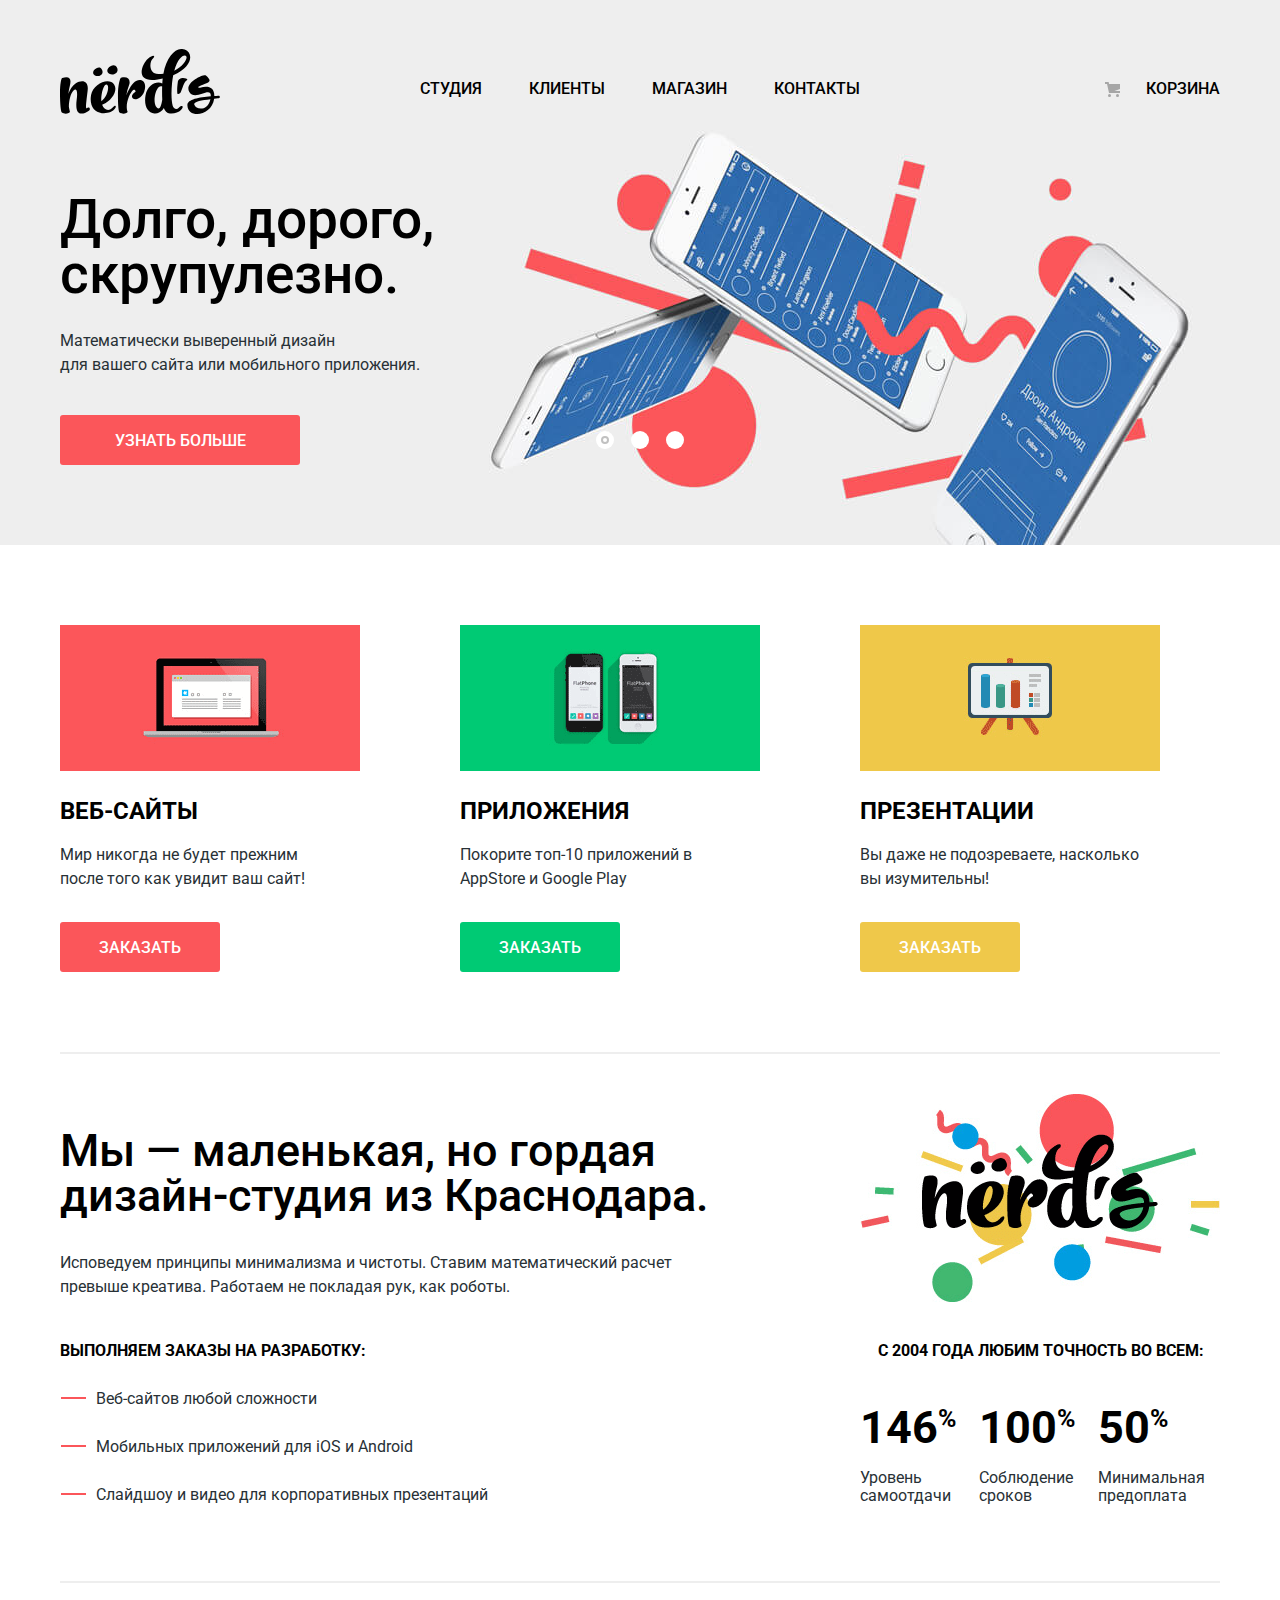
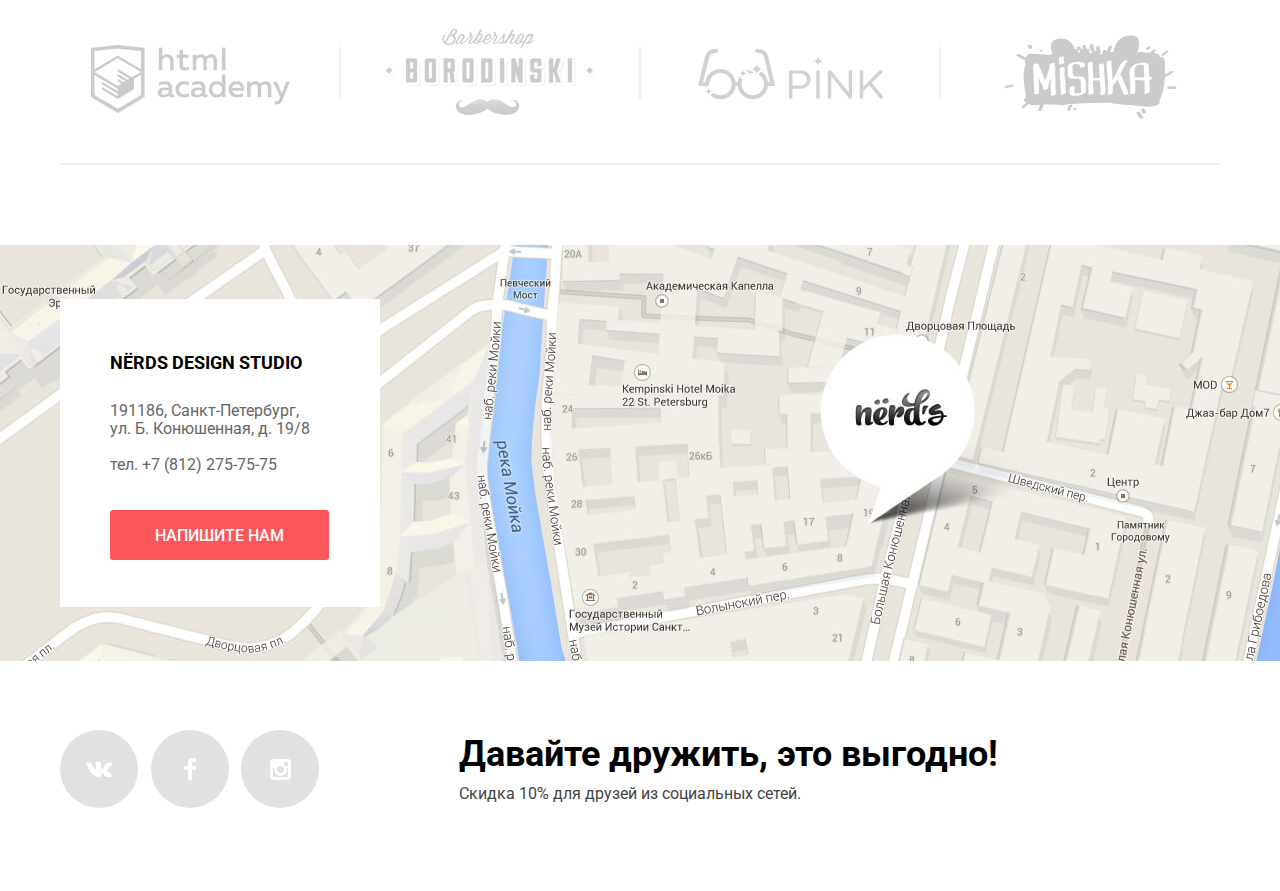
<file: index.html>
<!DOCTYPE html>
<html lang="ru">
  <head>
    <meta charset="utf-8">
    <title>Дизайн-студия "Нёрдс"</title>
    <link href="https://fonts.googleapis.com/css?family=Roboto:400,500,700&amp;subset=latin,cyrillic" rel="stylesheet">
    <link href="css/normalize.min.css" rel="stylesheet">
    <link href="css/style.min.css" rel="stylesheet">
  </head>
  <body>
    <header class="main-header">
      <nav class="main-navigation container">
        <a class="main-navigation-link" href="index.html">
          <img class="main-header-logo" src="img/logo.svg" width="160" height="65" alt="Логотип студии Нёрдс">
        </a>
        <ul class="site-navigation">
          <li class="site-navigation-item"><a class="site-navigation-link" href="studio.html">Студия</a></li>
          <li class="site-navigation-item"><a class="site-navigation-link" href="clients.html">Клиенты</a></li>
          <li class="site-navigation-item"><a class="site-navigation-link" href="shop.html">Магазин</a></li>
          <li class="site-navigation-item"><a class="site-navigation-link" href="contacts.html">Контакты</a></li>
        </ul>
        <a class="cart" href="cart.html">Корзина</a>
      </nav>

      <h1 class="visually-hidden">Дизайн-студия "Нёрдс"</h1>

      <section class="features container">
        <h2 class="visually-hidden">Преимущества</h2>
        <input class="visually-hidden option-1" type="radio" id="slide-1" name="toggle" checked>
        <input class="visually-hidden option-2" type="radio" id="slide-2" name="toggle">
        <input class="visually-hidden option-3" type="radio" id="slide-3" name="toggle">
        <div class="slider-controls">
          <label class="slider-control slider-control-1" for="slide-1"><span class="visually-hidden">Первый слайд</span></label>
          <label class="slider-control slider-control-2" for="slide-2"><span class="visually-hidden">Второй слайд</span></label>
          <label class="slider-control slider-control-3" for="slide-3"><span class="visually-hidden">Третий слайд</span></label>
        </div>
        <ul class="feature-list">
          <li class="feature">
            <h3 class="feature-title">Долго, дорого,<br>
              скрупулезно.</h3>
            <p class="feature-text">Математически выверенный дизайн<br>
              для вашего сайта или мобильного приложения.</p>
            <a href="studio.html" class="button feature-button">Узнать больше</a>
          </li>
          <li class="feature">
            <h3 class="feature-title">Любим математику как никто другой</h3>
            <p class="feature-text">Никакого креатива, только математические формулы для расчета идеальных пропорций.</p>
            <a href="studio.html" class="button feature-button">Узнать больше</a>
          </li>
          <li class="feature">
            <h3 class="feature-title">Только ночь,<br>
              только хардкор</h3>
            <p class="feature-text">Работать днем, как все? Мы против этого.<br>
              Ближе к полуночи работа только начинается.</p>
            <a href="studio.html" class="button feature-button">Узнать больше</a>
          </li>
        </ul>
      </section>
    </header>

    <main class="container">
      <section class="services">
        <h2 class="visually-hidden">Услуги</h2>
        <ul class="services-list">
          <li class="services-item">
            <h3 class="service-item-title">Веб-сайты</h3>
            <p class="service-item-text">Мир никогда не будет прежним после того как увидит ваш сайт!</p>
            <a class="button services-button services-button-sites" href="order-site.html">Заказать</a>
          </li>
          <li class="services-item">
            <h3 class="service-item-title">Приложения</h3>
            <p class="service-item-text">Покорите топ-10 приложений в AppStore и Google Play</p>
            <a class="button services-button services-button-apps" href="order-app.html">Заказать</a>
          </li>
          <li class="services-item">
            <h3 class="service-item-title">Презентации</h3>
            <p class="service-item-text">Вы даже не подозреваете, насколько вы изумительны!</p>
            <a class="button services-button services-button-presentations" href="order-presentation.html">Заказать</a>
          </li>
        </ul>
      </section>

      <article class="studio">
        <h2 class="visually-hidden">Информация о нас</h2>
        <section class="studio-info">
          <h3 class="visually-hidden">Дизайн-студия "Нёрдс"</h3>
          <p class="studio-info-lead">Мы — маленькая, но гордая дизайн-студия из Краснодара.</p>
          <p class="studio-info-text">Исповедуем принципы минимализма и чистоты. Ставим математический расчет
            превыше креатива. Работаем не покладая рук, как роботы.</p>
          <p class="studio-info-services">Выполняем заказы на разработку:</p>
          <ul class="studio-info-services-list">
            <li class="studio-info-services-item">Веб-сайтов любой сложности</li>
            <li class="studio-info-services-item">Мобильных приложений для iOS и Android</li>
            <li class="studio-info-services-item">Слайдшоу и видео для корпоративных презентаций</li>
          </ul>
        </section>

        <aside class="promo">
          <img class="promo-logo" src="img/img-nerds.png" width="360" height="208" alt="Логотип студии Нёрдс">
          <table class="promo-table">
            <caption class="promo-table-title">с 2004 года любим точность во всем:</caption>
            <tr class="promo-table-column">
              <td class="promo-table-line-two">146<span class="text-sup">%</span></td>
              <td class="promo-table-line-two">100<span class="text-sup">%</span></td>
              <td class="promo-table-line-two">50<span class="text-sup">%</span></td>
            </tr>
            <tr class="promo-table-column">
              <td class="promo-table-line-one">Уровень самоотдачи</td>
              <td class="promo-table-line-one">Соблюдение сроков</td>
              <td class="promo-table-line-one">Минимальная предоплата</td>
            </tr>
          </table>
        </aside>
      </article>

      <section class="partners">
        <h2 class="visually-hidden">Наши партнеры</h2>
        <ul class="partners-list">
          <li class="partners-item">
            <a class="partners-link" href="https://htmlacademy.ru/intensive/htmlcss">
              <img class="partners-logo" src="img/htmlacademy-logo.png" width="260" height="180" alt="HTML академия">
            </a>
          </li>
          <li class="partners-item">
            <a class="partners-link" href="#">
              <img class="partners-logo" src="img/barbershop-logo.png" width="260" height="180" alt="Барбершоп Borodinski">
            </a>
          </li>
          <li class="partners-item">
            <a class="partners-link" href="#">
              <img class="partners-logo" src="img/pink-app-logo.png" width="260" height="180" alt="Приложение PINK">
            </a>
          </li>
          <li class="partners-item">
            <a class="partners-link" href="#">
              <img class="partners-logo" src="img/mishka-logo.png" width="260" height="180" alt="Магазин Mishka">
            </a>
          </li>
        </ul>
      </section>
    </main>
    <footer class="main-footer">
      <section class="contact-info">
        <h2 class="visually-hidden">Контактная информация</h2>
        <img class="map" src="img/map.jpg" width="1440" height="416" alt="Офис компании по адресу ул. Большая Конюшенная 19/8, Санкт-Петербург">
        <iframe class="google-map" src="https://www.google.com/maps/embed?pb=!1m18!1m12!1m3!1d1998.603625300312!2d30.32085871613576!3d59.93871916905415!2m3!1f0!2f0!3f0!3m2!1i1024!2i768!4f13.1!3m3!1m2!1s0x4696310fca145cc1%3A0x42b32648d8238007!2z0JHQvtC70YzRiNCw0Y8g0JrQvtC90Y7RiNC10L3QvdCw0Y8g0YPQuy4sIDE5LzgsINCh0LDQvdC60YIt0J_QtdGC0LXRgNCx0YPRgNCzLCAxOTExODY!5e0!3m2!1sru!2sru!4v1551039932012" width="1440" height="416" style="border:0" allowfullscreen></iframe>
        <div class="container">
          <div class="contacts">
            <h3 class="contacts-title">Nёrds design studio</h3>
            <p class="contacts-text">191186, Санкт-Петербург, ул. Б. Конюшенная, д. 19/8</p>
            <p class="contacts-tel">тел. +7 (812) 275-75-75</p>
            <a class="button contacts-button" href="contacts.html">Напишите нам</a>
          </div>
        </div>
      </section>

      <section class="social container">
        <h2 class="visually-hidden">Контакты в социальных сетях</h2>
        <ul class="social-buttons">
          <li class="social-button">
            <a class="social-link social-vk" href="https://vk.com/nerds">
              <span class="visually-hidden">Вконтакте</span>
              <svg xmlns="http://www.w3.org/2000/svg" width="26" height="15" viewBox="0 0 26 15">
                <path fill="#FFF" d="M16.138 11.51c.956-.309 2.18 2.04 3.483 2.939.978.681 1.727.534 1.727.534l3.473-.05s1.815-.112.957-1.554c-.071-.12-.503-1.069-2.585-3.022-2.177-2.043-1.882-1.712.739-5.244 1.597-2.153 2.236-3.468 2.036-4.028-.192-.539-1.365-.399-1.365-.399L20.69.713c-.381.001-.704.119-.851.515-.003.004-.621 1.666-1.445 3.079-1.741 2.989-2.436 3.148-2.724 2.961-.661-.433-.494-1.737-.494-2.664 0-2.897.432-4.105-.846-4.417-.427-.104-.739-.172-1.828-.182-1.392-.021-2.574 0-3.244.329-.445.223-.786.712-.579.74.26.035.843.16 1.155.586.401.552.389 1.789.389 1.789s.229 3.411-.54 3.834c-.528.29-1.25-.302-2.803-3.016-.793-1.388-1.392-2.922-1.392-2.922s-.116-.285-.326-.441c-.25-.185-.6-.244-.6-.244L.848.684S.29.7.085.946c-.182.218-.015.668-.015.668s2.909 6.881 6.203 10.347c3.02 3.182 6.452 2.971 6.452 2.971h1.555s.469-.054.709-.312c.224-.24.214-.691.214-.691s-.031-2.109.935-2.419z"/>
              </svg>
            </a>
          </li>
          <li class="social-button">
            <a class="social-link social-fb" href="https://facebook.com/nerds">
              <span class="visually-hidden">Фейсбук</span>
              <svg xmlns="http://www.w3.org/2000/svg" width="12" height="22" viewBox="0 0 12 22">
                <path fill="#FFF" d="M12 4V0H8a4 4 0 0 0-4 4v4H0v4h4v10h4V12h4V8H8V4h4z"/>
              </svg>
            </a>
          </li>
          <li class="social-button">
            <a class="social-link social-instagram" href="https://instagram.com/nerds">
              <span class="visually-hidden">Инстаграм</span>
              <svg xmlns="http://www.w3.org/2000/svg" width="21" height="21" viewBox="0 0 21 21">
                <path fill="#FFF" d="M18 0H3C1.35 0 0 1.35 0 3v15c0 1.65 1.35 3 3 3h15c1.65 0 3-1.35 3-3V3c0-1.65-1.35-3-3-3zm-7.5 7c1.93 0 3.5 1.57 3.5 3.5S12.43 14 10.5 14 7 12.43 7 10.5 8.57 7 10.5 7zM18 18H3V9h1.181A6.504 6.504 0 0 0 4 10.5a6.5 6.5 0 1 0 13 0 6.45 6.45 0 0 0-.181-1.5H18v9zm0-11h-4V3h4v4z"/>
              </svg>
            </a>
          </li>
        </ul>
        <div class="social-text">
          <p class="social-promo-slogan">Давайте дружить, это выгодно!</p>
          <p class="social-promo">Скидка 10% для друзей из социальных сетей.</p>
        </div>
      </section>
    </footer>

    <section class="modal">
      <h2 class="visually-hidden">Форма обратной связи</h2>
      <p class="modal-text">Напишите нам</p>
      <form class="feedback-form" action="https://echo.htmlacademy.ru" method="post">
        <p class="feedback-item">
          <label class="feedback-label" for="name-field">Ваше имя:</label>
          <input class="feedback-input" type="text" name="username" id="name-field" placeholder="Имя Фамилия">
        </p>
        <p class="feedback-item">
          <label class="feedback-label" for="email-field">Ваш e-mail:</label>
          <input class="feedback-input" type="email" name="email" id="email-field" placeholder="email@example.com">
        </p>
        <p class="feedback-item">
          <label class="feedback-label" for="feedback-text-field">Текст письма:</label>
          <textarea class="feedback-input" name="feedback-text" id="feedback-text-field" rows="4" placeholder="В свободной форме"></textarea>
        </p>
        <button class="button feedback-button" type="submit">Отправить</button>
      </form>
      <button class="modal-close" type="button"><span class="visually-hidden">Закрыть</span></button>
    </section>
    <script src="js/modal.min.js"></script>
  </body>
</html>
</file>
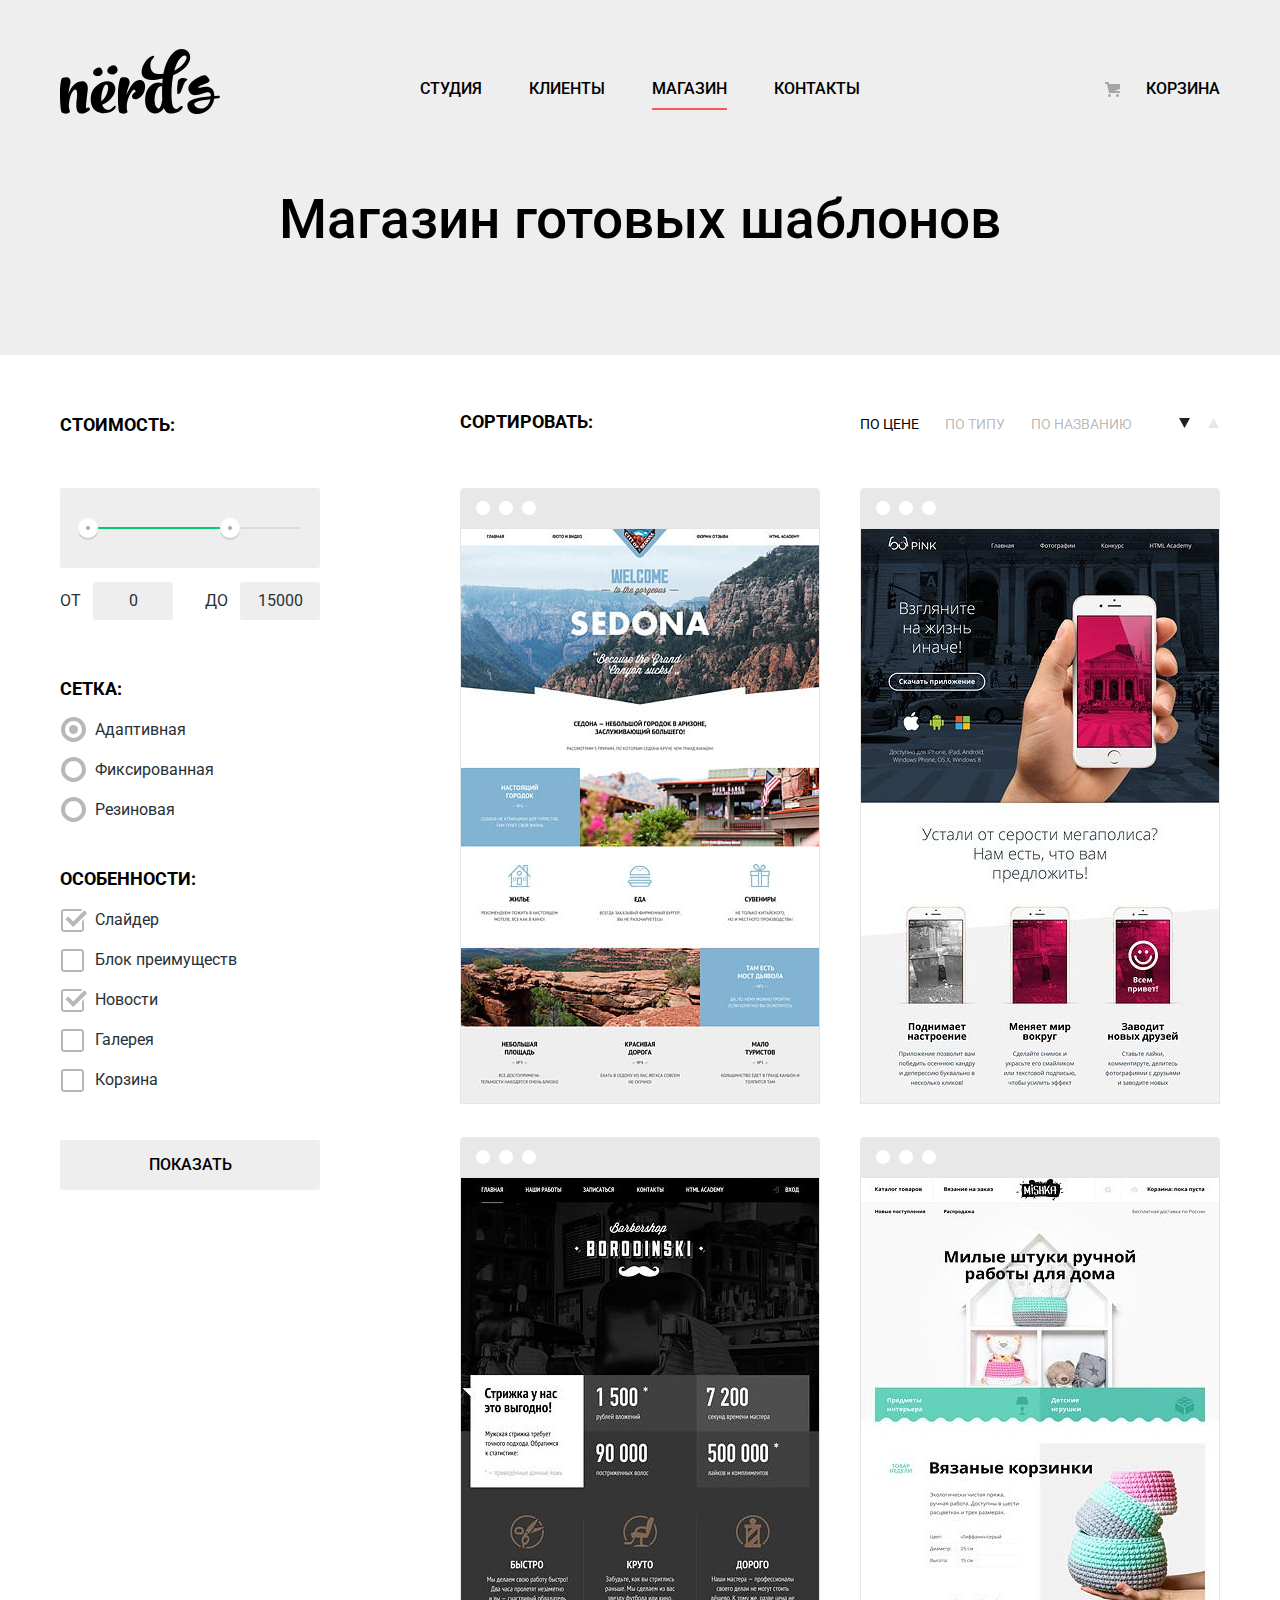
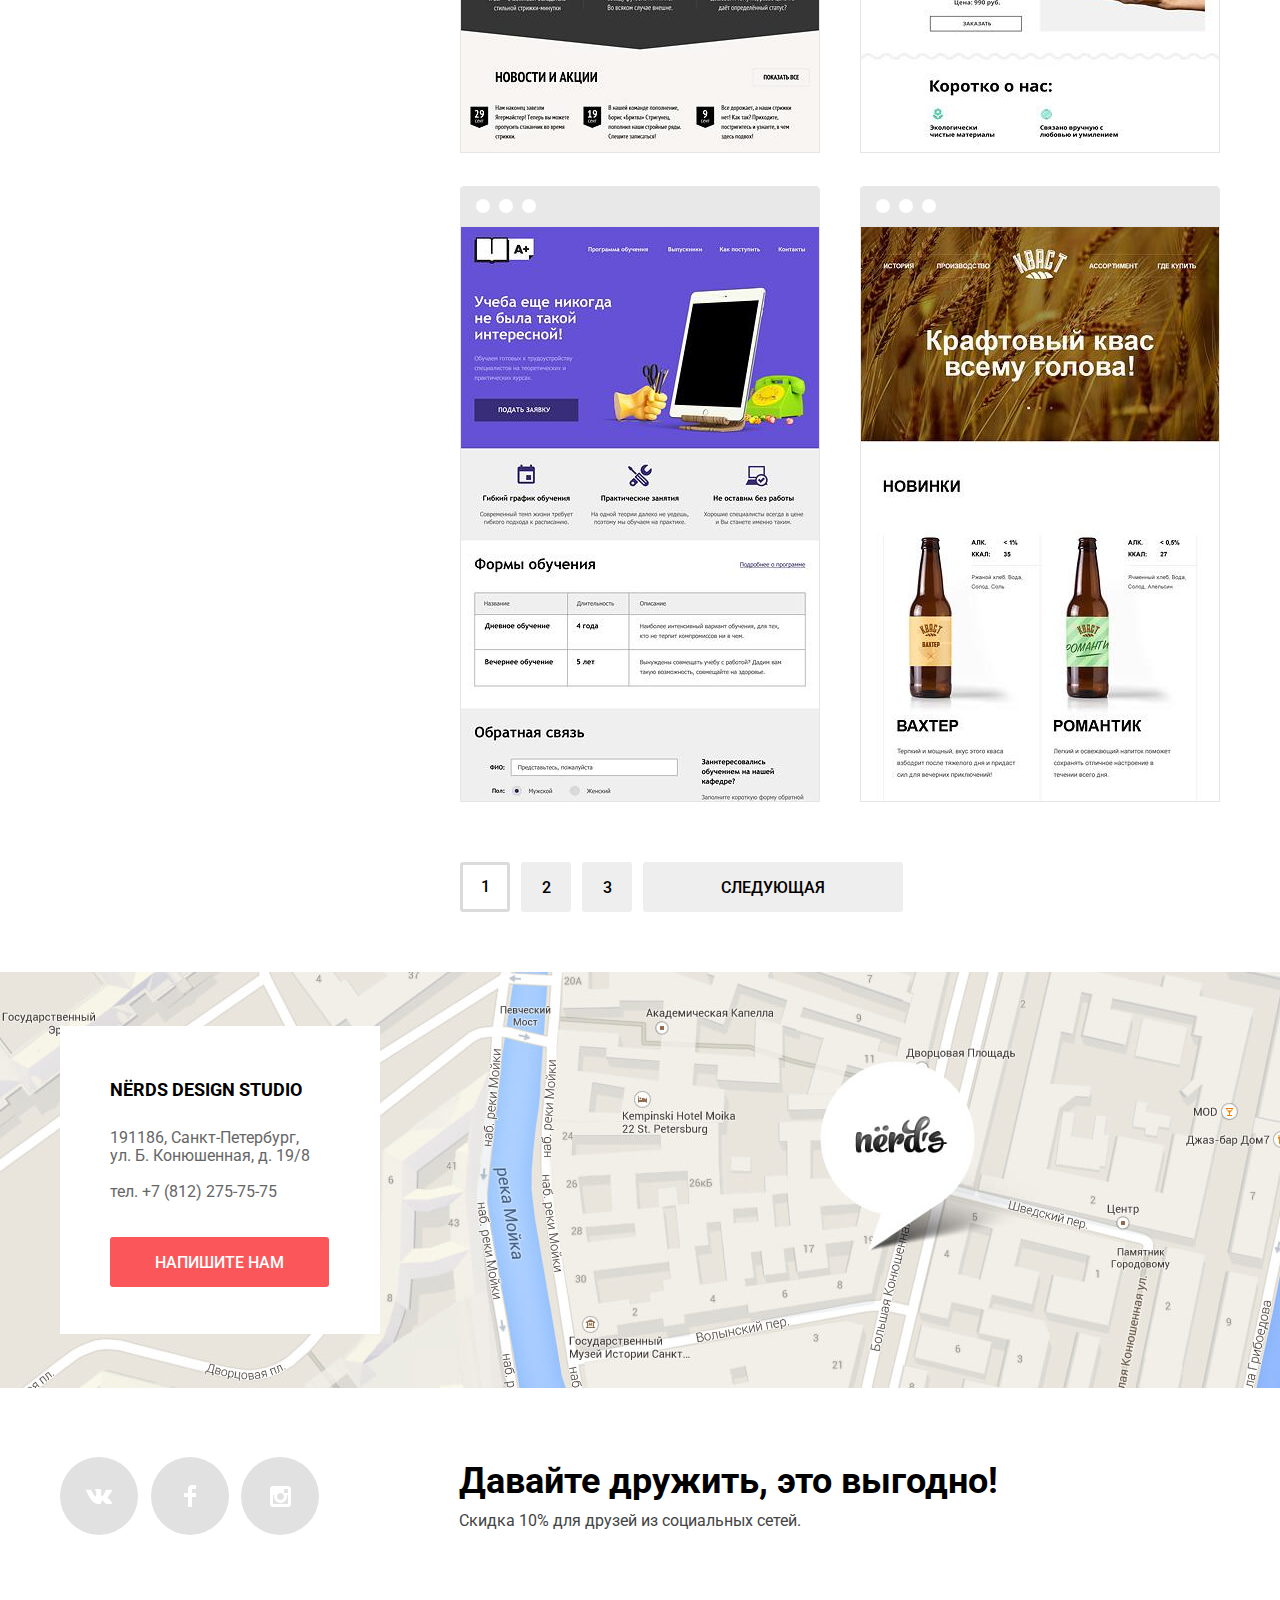
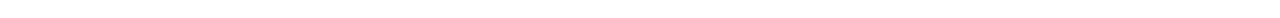
<file: shop.html>
<!DOCTYPE html>
<html lang="ru">
  <head>
    <meta charset="utf-8">
    <title>Магазин шаблонов "Нёрдс"</title>
    <link href="https://fonts.googleapis.com/css?family=Roboto:400,500,700&amp;subset=latin,cyrillic" rel="stylesheet">
    <link href="css/normalize.min.css" rel="stylesheet">
    <link href="css/style.min.css" rel="stylesheet">
  </head>
  <body>
    <header class="main-header">
      <div class="container">
        <nav class="main-navigation">
          <a class="main-navigation-link" href="index.html">
            <img class="main-header-logo" src="img/logo.svg" width="160" height="65" alt="Логотип студии Нёрдс">
          </a>
          <ul class="site-navigation">
            <li class="site-navigation-item"><a class="site-navigation-link" href="studio.html">Студия</a></li>
            <li class="site-navigation-item"><a class="site-navigation-link" href="clients.html">Клиенты</a></li>
            <li class="site-navigation-item"><a class="site-navigation-link site-navigation-current" href="shop.html">Магазин</a></li>
            <li class="site-navigation-item"><a class="site-navigation-link" href="contacts.html">Контакты</a></li>
          </ul>
          <a class="cart" href="cart.html">Корзина</a>
        </nav>
        <h1 class="page-title">Магазин готовых шаблонов</h1>
      </div>
    </header>
    <main class="container inner-main">
      <aside class="filters">
        <h2 class="visually-hidden">Фильтр товаров</h2>
        <form class="filter-form" action="https://echo.htmlacademy.ru" method="post">
          <fieldset class="filter-fieldset">
            <legend class="filter-legend">Стоимость:</legend>
            <div class="range-filter">
              <div class="range-controls">
                <div class="scale">
                  <div class="bar"></div>
                </div>
                <button class="toggle min-toggle" type="button"><span class="visually-hidden">Минимальная цена</span></button>
                <button class="toggle max-toggle" type="button"><span class="visually-hidden">Максимальная цена</span></button>
              </div>
              <div class="price-controls">
                <p class="filter-item">
                  <label class="filter-label" for="filter-min-price">От</label>
                  <input class="filter-input" type="text" name="min-price" id="filter-min-price" value="0">
                </p>
                <p class="filter-item">
                  <label class="filter-label" for="filter-max-price">До</label>
                  <input class="filter-input" type="text" name="max-price" id="filter-max-price" value="15000">
                </p>
              </div>
            </div>
          </fieldset>
          <fieldset class="filter-fieldset">
            <legend class="filter-legend">Сетка:</legend>
            <ul class="filter-option-list">
              <li class="filter-option">
                <input class="visually-hidden filter-input filter-input-radio" type="radio" name="layout-type" value="adaptive" id="adaptive-layout" checked>
                <label class="filter-label radio-label" for="adaptive-layout">Адаптивная</label>
              </li>
              <li class="filter-option">
                <input class="visually-hidden filter-input filter-input-radio" type="radio" name="layout-type" value="fixed" id="fixed-layout">
                <label class="filter-label radio-label" for="fixed-layout">Фиксированная</label>
              </li>
              <li class="filter-option">
                <input class="visually-hidden filter-input filter-input-radio" type="radio" name="layout-type" value="flexible" id="flexible-layout">
                <label class="filter-label radio-label" for="flexible-layout">Резиновая</label>
              </li>
            </ul>
          </fieldset>
          <fieldset class="filter-fieldset">
            <legend class="filter-legend">Особенности:</legend>
            <ul class="filter-option-list">
              <li class="filter-option">
                <input class="visually-hidden filter-input filter-input-checkbox" type="checkbox" name="slider" id="filter-slider" checked>
                <label class="filter-label checkbox-label" for="filter-slider">Слайдер</label>
              </li>
              <li class="filter-option">
                <input class="visually-hidden filter-input filter-input-checkbox" type="checkbox" name="features" id="filter-features">
                <label class="filter-label checkbox-label" for="filter-features">Блок преимуществ</label>
              </li>
              <li class="filter-option">
                <input class="visually-hidden filter-input filter-input-checkbox" type="checkbox" name="news" id="filter-news" checked>
                <label class="filter-label checkbox-label" for="filter-news">Новости</label>
              </li>
              <li class="filter-option">
                <input class="visually-hidden filter-input filter-input-checkbox" type="checkbox" name="gallery" id="filter-gallery">
                <label class="filter-label checkbox-label" for="filter-gallery">Галерея</label>
              </li>
              <li class="filter-option">
                <input class="visually-hidden filter-input filter-input-checkbox" type="checkbox" name="cart" id="filter-cart">
                <label class="filter-label checkbox-label" for="filter-cart">Корзина</label>
              </li>
            </ul>
          </fieldset>
          <button class="button filter-button" type="submit">Показать</button>
        </form>
      </aside>

      <section class="catalog">
        <header class="sorting">
          <h2 class="visually-hidden">Каталог товаров</h2>
          <p class="sorting-text">Сортировать:</p>
          <ul class="sorting-list">
            <li class="sorting-item price-sorting"><a class="sorting-link active" href="#">По цене</a></li>
            <li class="sorting-item type-sorting"><a class="sorting-link" href="#">По типу</a></li>
            <li class="sorting-item name-sorting"><a class="sorting-link" href="#">По названию</a></li>
            <li class="sorting-item descending-sorting"><a class="sorting-link active" href="#"><span class="visually-hidden">По убыванию</span></a></li>
            <li class="sorting-item ascending-sorting"><a class="sorting-link" href="#"><span class="visually-hidden">По возрастанию</span></a></li>
          </ul>
        </header>

        <ul class="catalog-list">
          <li class="catalog-list-item">
            <article class="catalog-item" tabindex="0">
              <div class="catalog-item-info">
                <h3 class="catalog-item-title"><a class="catalog-item-link" href="sedona.html">Sedona</a></h3>
                <p class="catalog-item-text">Информационный сайт для туристов</p>
                <a class="button price-button" href="cart.html">9900 руб.</a>
              </div>
              <div class="catalog-image">
                <img class="catalog-item-img" src="img/sedona.jpg" width="360" height="576" alt="Туристический сайт Sedona">
              </div>
            </article>
          </li>
          <li class="catalog-list-item">
            <article class="catalog-item" tabindex="0">
              <div class="catalog-item-info">
                <h3 class="catalog-item-title"><a class="catalog-item-link" href="pink-app.html">Pink app</a></h3>
                <p class="catalog-item-text">Продуктовый лендинг приложения для iOS и Android</p>
                <a class="button price-button" href="cart.html">9900 руб.</a>
              </div>
              <div class="catalog-image">
                <img class="catalog-item-img" src="img/pink-app.jpg" width="360" height="576" alt="Лендинг приложения Pink">
              </div>
            </article>
          </li>
          <li class="catalog-list-item">
            <article class="catalog-item" tabindex="0">
              <div class="catalog-item-info">
                <h3 class="catalog-item-title"><a class="catalog-item-link" href="barbershop.html">Barbershop</a></h3>
                <p class="catalog-item-text">Сайт салона красоты. Для мужчин, да.</p>
                <a class="button price-button" href="cart.html">9900 руб.</a>
              </div>
              <div class="catalog-image">
                <img class="catalog-item-img" src="img/barbershop.jpg" width="360" height="576" alt="Сайт барбершопа Borodinski">
              </div>
            </article>
          </li>
          <li class="catalog-list-item">
            <article class="catalog-item" tabindex="0">
              <div class="catalog-item-info">
                <h3 class="catalog-item-title"><a class="catalog-item-link" href="mishka.html">Mishka</a></h3>
                <p class="catalog-item-text">Интернет-магазин вязаных игрушек</p>
                <a class="button price-button" href="cart.html">9900 руб.</a>
              </div>
              <div class="catalog-image">
                <img class="catalog-item-img" src="img/mishka.jpg" width="360" height="576" alt="Интернет-магазин Mishka">
              </div>
            </article>
          </li>
          <li class="catalog-list-item">
            <article class="catalog-item" tabindex="0">
              <div class="catalog-item-info">
                <h3 class="catalog-item-title"><a class="catalog-item-link" href="a-plus.html">A plus</a></h3>
                <p class="catalog-item-text">Лендинг курсов повышения квалификации</p>
                <a class="button price-button" href="cart.html">9900 руб.</a>
              </div>
              <div class="catalog-image">
                <img class="catalog-item-img" src="img/a-plus.jpg" width="360" height="576" alt="Лендинг курсов A plus">
              </div>
            </article>
          </li>
          <li class="catalog-list-item">
            <article class="catalog-item" tabindex="0">
              <div class="catalog-item-info">
                <h3 class="catalog-item-title"><a class="catalog-item-link" href="kvast.html">Кваст</a></h3>
                <p class="catalog-item-text">Промо-сайт производителя крафтового кваса</p>
                <a class="button price-button" href="cart.html">9900 руб.</a>
              </div>
              <div class="catalog-image">
                <img class="catalog-item-img" src="img/kvast.jpg" width="360" height="576" alt="Промо-сайт Кваст">
              </div>
            </article>
          </li>
        </ul>

        <footer class="catalog-footer">
          <ul class="pagination-list">
            <li class="pagination-item"><a class="button pagination-link active" aria-label="Первая страница каталога">1</a></li>
            <li class="pagination-item"><a class="button pagination-link" href="#" aria-label="Вторая страница каталога">2</a></li>
            <li class="pagination-item"><a class="button pagination-link" href="#" aria-label="Третья страница каталога">3</a></li>
            <li class="pagination-item"><a class="button pagination-link" href="#" aria-label="Следующая страница каталога">Следующая</a></li>
          </ul>
        </footer>
      </section>
    </main>
    <footer class="main-footer">
      <section class="contact-info">
        <h2 class="visually-hidden">Контактная информация</h2>
        <img class="map" src="img/map.jpg" width="1440" height="416" alt="Офис компании по адресу ул. Большая Конюшенная 19/8, Санкт-Петербург">
        <iframe class="google-map" src="https://www.google.com/maps/embed?pb=!1m18!1m12!1m3!1d1998.603625300312!2d30.32085871613576!3d59.93871916905415!2m3!1f0!2f0!3f0!3m2!1i1024!2i768!4f13.1!3m3!1m2!1s0x4696310fca145cc1%3A0x42b32648d8238007!2z0JHQvtC70YzRiNCw0Y8g0JrQvtC90Y7RiNC10L3QvdCw0Y8g0YPQuy4sIDE5LzgsINCh0LDQvdC60YIt0J_QtdGC0LXRgNCx0YPRgNCzLCAxOTExODY!5e0!3m2!1sru!2sru!4v1551039932012" width="1440" height="416" style="border:0" allowfullscreen></iframe>
        <div class="container">
          <div class="contacts">
            <h3 class="contacts-title">Nёrds design studio</h3>
            <p class="contacts-text">191186, Санкт-Петербург, ул. Б. Конюшенная, д. 19/8</p>
            <p class="contacts-tel">тел. +7 (812) 275-75-75</p>
            <a class="button contacts-button" href="contacts.html">Напишите нам</a>
          </div>
        </div>
      </section>

      <section class="social container">
        <h2 class="visually-hidden">Контакты в социальных сетях</h2>
        <ul class="social-buttons">
          <li class="social-button">
            <a class="social-link social-vk" href="https://vk.com/nerds">
              <span class="visually-hidden">Вконтакте</span>
              <svg xmlns="http://www.w3.org/2000/svg" width="26" height="15" viewBox="0 0 26 15">
                <path fill="#FFF" d="M16.138 11.51c.956-.309 2.18 2.04 3.483 2.939.978.681 1.727.534 1.727.534l3.473-.05s1.815-.112.957-1.554c-.071-.12-.503-1.069-2.585-3.022-2.177-2.043-1.882-1.712.739-5.244 1.597-2.153 2.236-3.468 2.036-4.028-.192-.539-1.365-.399-1.365-.399L20.69.713c-.381.001-.704.119-.851.515-.003.004-.621 1.666-1.445 3.079-1.741 2.989-2.436 3.148-2.724 2.961-.661-.433-.494-1.737-.494-2.664 0-2.897.432-4.105-.846-4.417-.427-.104-.739-.172-1.828-.182-1.392-.021-2.574 0-3.244.329-.445.223-.786.712-.579.74.26.035.843.16 1.155.586.401.552.389 1.789.389 1.789s.229 3.411-.54 3.834c-.528.29-1.25-.302-2.803-3.016-.793-1.388-1.392-2.922-1.392-2.922s-.116-.285-.326-.441c-.25-.185-.6-.244-.6-.244L.848.684S.29.7.085.946c-.182.218-.015.668-.015.668s2.909 6.881 6.203 10.347c3.02 3.182 6.452 2.971 6.452 2.971h1.555s.469-.054.709-.312c.224-.24.214-.691.214-.691s-.031-2.109.935-2.419z"/>
              </svg>
            </a>
          </li>
          <li class="social-button">
            <a class="social-link social-fb" href="https://facebook.com/nerds">
              <span class="visually-hidden">Фейсбук</span>
              <svg xmlns="http://www.w3.org/2000/svg" width="12" height="22" viewBox="0 0 12 22">
                <path fill="#FFF" d="M12 4V0H8a4 4 0 0 0-4 4v4H0v4h4v10h4V12h4V8H8V4h4z"/>
              </svg>
            </a>
          </li>
          <li class="social-button">
            <a class="social-link social-instagram" href="https://instagram.com/nerds">
              <span class="visually-hidden">Инстаграм</span>
              <svg xmlns="http://www.w3.org/2000/svg" width="21" height="21" viewBox="0 0 21 21">
                <path fill="#FFF" d="M18 0H3C1.35 0 0 1.35 0 3v15c0 1.65 1.35 3 3 3h15c1.65 0 3-1.35 3-3V3c0-1.65-1.35-3-3-3zm-7.5 7c1.93 0 3.5 1.57 3.5 3.5S12.43 14 10.5 14 7 12.43 7 10.5 8.57 7 10.5 7zM18 18H3V9h1.181A6.504 6.504 0 0 0 4 10.5a6.5 6.5 0 1 0 13 0 6.45 6.45 0 0 0-.181-1.5H18v9zm0-11h-4V3h4v4z"/>
              </svg>
            </a>
          </li>
        </ul>
        <div class="social-text">
          <p class="social-promo-slogan">Давайте дружить, это выгодно!</p>
          <p class="social-promo">Скидка 10% для друзей из социальных сетей.</p>
        </div>
      </section>
    </footer>

    <section class="modal">
      <h2 class="visually-hidden">Форма обратной связи</h2>
      <p class="modal-text">Напишите нам</p>
      <form class="feedback-form" action="https://echo.htmlacademy.ru" method="post">
        <p class="feedback-item">
          <label class="feedback-label" for="name-field">Ваше имя:</label>
          <input class="feedback-input" type="text" name="username" id="name-field" placeholder="Имя Фамилия">
        </p>
        <p class="feedback-item">
          <label class="feedback-label" for="email-field">Ваш e-mail:</label>
          <input class="feedback-input" type="email" name="email" id="email-field" placeholder="email@example.com">
        </p>
        <p class="feedback-item">
          <label class="feedback-label" for="feedback-text-field">Текст письма:</label>
          <textarea class="feedback-input" name="feedback-text" id="feedback-text-field" rows="4" placeholder="В свободной форме"></textarea>
        </p>
        <button class="button feedback-button" type="submit">Отправить</button>
      </form>
      <button class="modal-close" type="button"><span class="visually-hidden">Закрыть</span></button>
    </section>
    <script src="js/modal.min.js"></script>
  </body>
</html>
</file>
<file: css/style.min.css>
@-webkit-keyframes bounce{0%{-webkit-transform:translateY(-2000px);transform:translateY(-2000px)}70%{-webkit-transform:translateY(30px);transform:translateY(30px)}90%{-webkit-transform:translateY(-10px);transform:translateY(-10px)}to{-webkit-transform:translateY(0);transform:translateY(0)}}@keyframes bounce{0%{-webkit-transform:translateY(-2000px);transform:translateY(-2000px)}70%{-webkit-transform:translateY(30px);transform:translateY(30px)}90%{-webkit-transform:translateY(-10px);transform:translateY(-10px)}to{-webkit-transform:translateY(0);transform:translateY(0)}}@-webkit-keyframes shake{0%,to{-webkit-transform:translateX(0);transform:translateX(0)}10%,30%,50%,70%,90%{-webkit-transform:translateX(-10px);transform:translateX(-10px)}20%,40%,60%,80%{-webkit-transform:translateX(10px);transform:translateX(10px)}}@keyframes shake{0%,to{-webkit-transform:translateX(0);transform:translateX(0)}10%,30%,50%,70%,90%{-webkit-transform:translateX(-10px);transform:translateX(-10px)}20%,40%,60%,80%{-webkit-transform:translateX(10px);transform:translateX(10px)}}body{min-width:1200px;margin:0;font-weight:400;font-size:16px;line-height:24px;font-family:"Roboto",Arial,sans-serif;color:#000;background-color:#fff}a{text-decoration:none}img{max-width:100%;height:auto}.visually-hidden:not(:focus):not(:active),input[type=checkbox].visually-hidden,input[type=radio].visually-hidden{position:absolute;width:1px;height:1px;margin:-1px;padding:0;overflow:hidden;font-size:1px;white-space:nowrap;border:0;clip:rect(0,0,0,0);-webkit-clip-path:inset(100%);clip-path:inset(100%)}.main-header{width:100%;background-color:#eee}.container{-webkit-box-sizing:border-box;box-sizing:border-box;width:1200px;margin:0 auto;padding:0 20px}.main-navigation{display:-webkit-box;display:-ms-flexbox;display:flex;padding-top:49px}.main-navigation-link{margin-right:200px}.site-navigation{display:-webkit-box;display:-ms-flexbox;display:flex;-ms-flex-wrap:wrap;flex-wrap:wrap;-webkit-box-pack:justify;-ms-flex-pack:justify;justify-content:space-between;width:440px;margin:0;padding:0;list-style:none}.cart,.site-navigation-link{display:block;margin-top:19px;margin-bottom:4px;padding-top:6px;padding-bottom:6px;font-weight:500;line-height:30px;color:inherit;text-transform:uppercase}.cart{position:relative;max-width:160px;margin-left:auto;padding-left:41px}.cart::before{content:"";position:absolute;top:14px;left:0;width:15px;height:15px;background-image:url(../img/cart-icon.svg);background-repeat:no-repeat;background-position:0 0}.cart:focus,.cart:hover,.site-navigation-link:focus,.site-navigation-link:hover{color:#fb565a}.cart:active,.site-navigation-link:active{color:inherit;opacity:.3}.site-navigation-item .site-navigation-current{-webkit-box-shadow:inset 0 -2px #fb565a;box-shadow:inset 0 -2px #fb565a}.main-navigation-link:focus,.main-navigation-link:hover{opacity:.8}.main-navigation-link:active,.social-link:active svg{opacity:.3}.page-title{margin-top:71px;margin-bottom:55px;padding-bottom:108px;font-weight:500;font-size:55px;line-height:55px;text-align:center;background-color:#eee}.features{position:relative;margin-bottom:80px}.feature-list{margin:0;padding:0;list-style:none}.feature{display:none;padding-top:71px;padding-bottom:80px;background-color:#eee}.feature-title{width:520px;margin:0 0 27px;font-weight:500;font-size:55px;line-height:55px}.feature-text{width:410px;margin-bottom:38px;color:#283136}.feature:nth-child(1){background-image:url(../img/slide1.jpg);background-repeat:no-repeat;background-position:397px -7px}.feature:nth-child(2),.feature:nth-child(3){background-image:url(../img/slide2.jpg);background-repeat:no-repeat;background-position:400px 0}.feature:nth-child(3){background-image:url(../img/slide3.jpg)}.button{display:block;padding:17px 0 15px;min-width:50px;font-weight:500;line-height:18px;text-align:center;color:#fff;text-transform:uppercase;border:0;border-radius:3px;cursor:pointer}.button:active{-webkit-box-shadow:0 3px rgba(0,0,0,.1) inset;box-shadow:0 3px rgba(0,0,0,.1) inset}.feature-button{width:240px;background-color:#fb565a}.feature-button:focus,.feature-button:hover{background-color:#e74246}.feature-button:active{color:rgba(255,255,255,.3);background-color:#d7373b}.slider-controls{position:absolute;left:50%;bottom:96px;display:-webkit-box;display:-ms-flexbox;display:flex;-webkit-box-pack:justify;-ms-flex-pack:justify;justify-content:space-between;width:88px;min-height:18px;-webkit-transform:translateX(-50%);transform:translateX(-50%)}.slider-control{position:relative;width:18px;height:18px;background:#fff;border-radius:50%;cursor:pointer}.option-1:checked~.slider-controls .slider-control-1::after,.option-2:checked~.slider-controls .slider-control-2::after,.option-3:checked~.slider-controls .slider-control-3::after{content:"";position:absolute;top:5px;left:5px;width:4px;height:4px;background:inherit;border:2px solid #c1c1c1;border-radius:50%}.option-1:checked~.feature-list .feature:nth-child(1),.option-2:checked~.feature-list .feature:nth-child(2),.option-3:checked~.feature-list .feature:nth-child(3){display:block}.services{padding-bottom:80px;border-bottom:2px solid #eee}.services-list{display:-webkit-box;display:-ms-flexbox;display:flex;-ms-flex-wrap:wrap;flex-wrap:wrap;-webkit-box-pack:justify;-ms-flex-pack:justify;justify-content:space-between;margin:0;padding:0;list-style:none}.services-item{position:relative;width:280px;padding-right:80px}.services-item:nth-child(1)::before,.services-item:nth-child(2)::before,.services-item:nth-child(3)::before{content:"";position:absolute;top:0;left:0;width:300px;height:146px;background-color:#fb565a;background-image:url(../img/service-1.png);background-repeat:no-repeat;background-position:0 0}.services-item:nth-child(2)::before,.services-item:nth-child(3)::before{background-color:#00ca74;background-image:url(../img/service-2.png)}.services-item:nth-child(3)::before{background-color:#efc849;background-image:url(../img/service-3.png)}.service-item-title{margin:0 0 17px;padding-top:171px;font-weight:700;font-size:24px;line-height:30px;text-transform:uppercase}.service-item-text{margin:0 0 31px;padding:0;line-height:24px;color:#283136}.services-button{width:160px}.services-button-sites{background-color:#fb565a}.services-button-apps{background-color:#00ca74}.services-button-presentations{background-color:#efc84a}.services-button-sites:focus,.services-button-sites:hover{background-color:#e74246}.services-button-apps:focus,.services-button-apps:hover{background-color:#00bc6c}.services-button-presentations:focus,.services-button-presentations:hover{background-color:#eab534}.services-button-sites:active{color:rgba(255,255,255,.3);background-color:#d7373b}.services-button-apps:active{color:rgba(255,255,255,.3);background-color:#00aa62}.services-button-presentations:active{color:rgba(255,255,255,.3);background-color:#e5a722}.studio{display:-webkit-box;display:-ms-flexbox;display:flex;-webkit-box-pack:justify;-ms-flex-pack:justify;justify-content:space-between;padding-bottom:58px;border-bottom:2px solid #eee}.studio-info{width:660px;margin-right:auto;padding-top:74px}.studio-info-lead{padding:0;margin:0 0 33px;font-weight:500;font-size:45px;line-height:45px}.studio-info-text{margin-bottom:40px;color:#283136}.studio-info-services-item{color:#283136}.studio-info-services{margin:0}.promo-table-title,.studio-info-services{font-weight:700;text-transform:uppercase}.studio-info-services-list{margin:0;padding:0;list-style:none}.studio-info-services-item{position:relative;padding-top:24px;padding-left:36px}.studio-info-services-item::before{content:"";position:absolute;top:34px;left:1px;width:25px;height:2px;background-color:#fb565a}.promo{width:360px;padding-top:40px}.promo-logo{margin-bottom:30px}.promo-table{margin-left:-18px;border-spacing:17px}.promo-table td{padding-right:5px}.promo-table-title{margin-bottom:15px;margin-left:12px}.promo-table-line-one{line-height:18px;color:#283136}.promo-table-line-two{font-weight:700;font-size:45px;line-height:45px}.text-sup{font-size:25px;vertical-align:super}.partners{margin-bottom:80px}.partners-list{display:-webkit-box;display:-ms-flexbox;display:flex;-ms-flex-wrap:wrap;flex-wrap:wrap;margin:0;padding:0;list-style:none;border-bottom:2px solid #eee}.partners-item{position:relative;margin-right:40px;margin-bottom:-7px}.partners-item:first-child{margin-right:38px;margin-left:-1px}.partners-item:nth-child(2){margin-right:44px}.partners-item:nth-child(4){margin-right:-1px}.partners-item:nth-child(1)::after{right:-22px}.partners-item:nth-child(1)::after,.partners-item:nth-child(2)::after,.partners-item:nth-child(3)::after{content:"";position:absolute;top:64px;width:2px;height:52px;background-color:#eee}.partners-item:nth-child(2)::after{right:-24px}.partners-item:nth-child(3)::after{right:-20px}.partners-link{opacity:.2}.catalog-item:focus::before,.catalog-item:hover::before,.partners-link:focus,.partners-link:hover{opacity:1}.partners-link:active{opacity:.1}.inner-main,.sorting{display:-webkit-box;display:-ms-flexbox;display:flex;-webkit-box-pack:justify;-ms-flex-pack:justify;justify-content:space-between;margin-bottom:50px}.sorting{margin-top:3px;margin-bottom:55px}.sorting-text{margin:0 auto 0 0;font-weight:700;font-size:18px;line-height:18px;text-transform:uppercase}.sorting-list{display:-webkit-box;display:-ms-flexbox;display:flex;-ms-flex-wrap:wrap;flex-wrap:wrap;width:360px;margin:0;padding:0;list-style:none}.sorting-link{display:block;margin-top:2px;font-size:14px;line-height:18px;color:rgba(0,0,0,.3);text-transform:uppercase}.sorting-item{margin-right:26px}.name-sorting{margin-right:auto}.descending-sorting{margin-right:0}.ascending-sorting{margin-right:1px;margin-left:18px}.ascending-sorting .sorting-link,.descending-sorting .sorting-link{width:11px;height:18px;background-image:url(../img/arrow-down.svg);background-repeat:no-repeat;background-position:0 3px;opacity:.1}.ascending-sorting .sorting-link{background-image:url(../img/arrow-up.svg)}.sorting-link:focus,.sorting-link:hover{color:rgba(0,0,0,.6)}.sorting-link.active,.sorting-link:active{color:#000}.ascending-sorting .sorting-link:focus,.ascending-sorting .sorting-link:hover,.descending-sorting .sorting-link:focus,.descending-sorting .sorting-link:hover{opacity:.4}.ascending-sorting .sorting-link.active,.ascending-sorting .sorting-link:active,.descending-sorting .sorting-link.active,.descending-sorting .sorting-link:active{opacity:1}.catalog{width:760px}.catalog-list{display:-webkit-box;display:-ms-flexbox;display:flex;-ms-flex-wrap:wrap;flex-wrap:wrap;-webkit-box-pack:justify;-ms-flex-pack:justify;justify-content:space-between;margin:0 0 27px;padding:0;list-style:none}.catalog-list-item{width:360px;margin-bottom:33px}.catalog-item{position:relative;padding-top:40px}.catalog-item::before{content:"";position:absolute;top:0;left:0;width:360px;height:40px;background-image:url(../img/browser.svg);background-repeat:no-repeat;background-position:0 0;opacity:.12}.catalog-item-info{position:absolute;bottom:0;left:0;display:none;width:100%;background-color:#eee}.catalog-item-title{display:block;margin-top:32px;text-align:center}.catalog-item-link{font-weight:700;font-size:18px;line-height:30px;color:inherit;text-transform:uppercase}.catalog-item-text{display:block;width:190px;max-height:381px;margin:19px auto 28px;overflow-y:auto;line-height:18px;color:#666;text-align:center}.catalog-list-item:nth-child(2) .catalog-item-text,.catalog-list-item:nth-child(5) .catalog-item-text,.catalog-list-item:nth-child(6) .catalog-item-text{width:230px}.catalog-item-img{position:relative;z-index:-1;display:block;width:360px;height:576px;background-color:#bab4d9}.catalog-image{-webkit-box-shadow:0 0 0 1px #e5e5e5 inset;box-shadow:0 0 0 1px #e5e5e5 inset}.price-button{width:200px;margin:0 auto 43px;background-color:#fb565a}.price-button:focus,.price-button:hover{background-color:#e74246}.price-button:active{background-color:#d7373b}.catalog-item:focus,.catalog-item:hover{-webkit-box-shadow:0 6px 15px 0 rgba(0,0,0,.25);box-shadow:0 6px 15px 0 rgba(0,0,0,.25)}.catalog-item:focus .catalog-item-info,.catalog-item:hover .catalog-item-info{display:block}.catalog-item:focus-within .catalog-item-info{display:block}.catalog-item:focus .catalog-image,.catalog-item:hover .catalog-image{-webkit-box-shadow:none;box-shadow:none}.filters{width:260px}.range-filter{margin-top:48px;margin-bottom:38px}.range-controls{position:relative;width:220px;height:41px;padding:39px 20px 0;background-color:#eee;border-radius:3px}.bar,.scale{height:2px;background-color:#d7dcde}.bar{width:70%;background-color:#00ca74}.toggle{position:absolute;top:30px;display:block;padding:2px;background-color:#ababab;border:8px solid #fff;border-radius:50%;-webkit-box-shadow:0 2px 1px 0 #cfcfcf;box-shadow:0 2px 1px 0 #cfcfcf;cursor:pointer}.min-toggle{left:18px}.max-toggle{left:160px}.price-controls{display:-webkit-box;display:-ms-flexbox;display:flex;-webkit-box-pack:justify;-ms-flex-pack:justify;justify-content:space-between;margin-top:-2px}.filter-item{line-height:22px;color:#283136;text-transform:uppercase}.filter-item input{width:64px;padding:8px;font:inherit;text-align:center;color:#283136;background-color:#eee;border:0;border-radius:3px}.filter-item label{margin-right:8px}.filter-fieldset{margin:0;padding:0;border:0}.filter-legend{margin-bottom:14px;font-weight:700;font-size:18px;line-height:30px;text-transform:uppercase}.filter-fieldset:first-of-type .filter-legend{margin-bottom:0}.filter-option-list{margin:0;padding:0;list-style:none}.filter-option{margin-bottom:16px}.filter-option:last-child{margin-bottom:42px}.filter-fieldset:last-of-type .filter-option:last-of-type{margin-bottom:48px}.filter-option label{position:relative;padding-left:35px;line-height:20px;color:#283136;cursor:pointer}.filter-option .filter-input:disabled+label{opacity:.3}.radio-label::before{content:"";position:absolute;top:-3px;left:1px;width:17px;height:17px;background-color:inherit;border:4px solid #4d4d4d;border-radius:50%;opacity:.4}.filter-input-radio:checked+.radio-label::after{content:"";position:absolute;top:5px;left:9px;width:9px;height:9px;background-color:#4d4d4d;border-radius:50%;opacity:.4}.filter-input-radio:checked+.radio-label:hover::after,.filter-input-radio:checked:focus+.radio-label::after,.filter-input-radio:focus+.radio-label::before,.radio-label:hover::before{opacity:1}.checkbox-label::before{content:"";position:absolute;top:-1px;left:1px;width:23px;height:23px;background-image:url(../img/checkbox-off.svg);opacity:.4}.filter-input-checkbox:checked+.checkbox-label::before{content:"";position:absolute;top:-1px;left:1px;width:27px;height:23px;background-image:url(../img/checkbox-on.svg);opacity:.4}.checkbox-label:hover::before,.filter-input-checkbox:checked+.checkbox-label:hover::before,.filter-input-checkbox:checked:focus+.checkbox-label::before,.filter-input-checkbox:focus+.checkbox-label::before{opacity:1}.filter-input:checked:disabled+.filter-label::after,.filter-input:checked:disabled+.filter-label::before,.filter-input:disabled+.filter-label::before{opacity:.1}.filter-input:checked:disabled+.filter-label,.filter-input:disabled+.filter-label{cursor:default}.filter-form button{font:inherit;font-weight:500}.filter-button{width:260px;padding:13px;color:#000;background-color:#eee}.filter-button:focus,.filter-button:hover{background-color:#dfdfdf}.filter-button:active{color:rgba(0,0,0,.3);background-color:#d5d5d5}.pagination-list{display:-webkit-box;display:-ms-flexbox;display:flex;-ms-flex-wrap:wrap;flex-wrap:wrap;margin:0;padding:0;list-style:none}.pagination-item{margin-right:11px;margin-bottom:10px}.pagination-link{-webkit-box-sizing:border-box;box-sizing:border-box;color:inherit;background-color:#eee}.pagination-item:last-child .pagination-link{width:260px}.pagination-link.active{padding:13px 0;background-color:#fff;border:3px solid #dbdbdb}.pagination-link:focus,.pagination-link:hover{background-color:#dfdfdf}.pagination-link:active{color:rgba(0,0,0,.3);background-color:#d5d5d5}.contact-info{position:relative}.map{display:block;min-width:1440px;margin:0 auto 69px}.contacts,.google-map{position:absolute;top:0;width:100%}.contacts{top:54px;width:220px;padding:49px 50px 47px;background-color:#fff}.contacts-title{margin:0 0 24px;font-weight:700;font-size:18px;line-height:30px;text-transform:uppercase}.contacts-text{display:block;max-height:90px;margin-bottom:18px;overflow-y:auto}.contacts-tel,.contacts-text{width:205px;line-height:18px;color:#666}.contacts-button{width:219px;margin-top:36px;background-color:#fb565a}.contacts-button:focus,.contacts-button:hover{background-color:#e74246}.contacts-button:active{color:rgba(255,255,255,.3);background-color:#d7373b}.social{padding-bottom:70px}.social,.social-buttons,.social-link{display:-webkit-box;display:-ms-flexbox;display:flex}.social-buttons{-ms-flex-wrap:wrap;flex-wrap:wrap;margin:0 140px 0 0;padding:0;list-style:none;-webkit-box-pack:justify;-ms-flex-pack:justify;justify-content:space-between;width:259px}.social-link{-webkit-box-pack:center;-ms-flex-pack:center;justify-content:center;-webkit-box-align:center;-ms-flex-align:center;align-items:center;width:78px;height:78px;background-color:#e1e1e1;border-radius:50%}.social-link:focus,.social-link:hover{background-color:#e74246}.social-link:active{background-color:#d7373b;-webkit-box-shadow:0 3px rgba(0,0,0,.1) inset;box-shadow:0 3px rgba(0,0,0,.1) inset}.social-promo{width:560px;line-height:22px;color:#444}.social-promo-slogan{margin-top:6px;margin-bottom:-5px;font-weight:700;font-size:36px;line-height:36px;color:#000}.modal{position:fixed;top:50%;left:50%;display:none;width:760px;margin-top:-295px;margin-left:-480px;padding:65px 100px 85px;background:inherit;-webkit-box-shadow:0 20px 40px rgba(0,0,0,.75);box-shadow:0 20px 40px rgba(0,0,0,.75)}.modal-text{margin:0 0 35px;font-weight:500;font-size:45px;line-height:45px}.modal-close{position:absolute;top:78px;right:90px;width:22px;height:22px;background:0 0;border:0;cursor:pointer;opacity:.3}.modal-close::after,.modal-close::before{content:"";position:absolute;top:9px;left:-1px;width:25px;height:4px;background-color:#fb565a;border-radius:2px}.modal-close::before{-webkit-transform:rotate(45deg);transform:rotate(45deg)}.modal-close::after{-webkit-transform:rotate(-45deg);transform:rotate(-45deg)}.modal-close:focus,.modal-close:hover{opacity:1}.modal-close:active{opacity:.1}.feedback-form{display:-webkit-box;display:-ms-flexbox;display:flex;-ms-flex-wrap:wrap;flex-wrap:wrap;-webkit-box-pack:justify;-ms-flex-pack:justify;justify-content:space-between}.feedback-item{width:360px;margin-top:0;margin-bottom:35px;font-weight:700;line-height:18px}.feedback-item:last-of-type{width:760px;margin-bottom:45px}.feedback-label{display:inline-block;margin-bottom:10px;vertical-align:top}.feedback-form input[type=email],.feedback-form input[type=text],.feedback-form textarea{-webkit-box-sizing:border-box;box-sizing:border-box;width:100%;padding:15px;font:inherit;font-weight:400;line-height:18px;color:#444;border:2px solid #d7dcde;border-radius:2px}.feedback-input::-webkit-input-placeholder{color:#444;opacity:.5}.feedback-input:-ms-input-placeholder,.feedback-input::-ms-input-placeholder{color:#444;opacity:.5}.feedback-input::placeholder{color:#444;opacity:.5}.feedback-input:focus::-webkit-input-placeholder{opacity:1}.feedback-input:focus:-ms-input-placeholder,.feedback-input:focus::-ms-input-placeholder{opacity:1}.feedback-input:focus::placeholder{opacity:1}.feedback-form input[type=email]:hover,.feedback-form input[type=text]:hover,.feedback-form textarea:hover{border-color:#b4b9bb}.feedback-form input[type=email]:focus,.feedback-form input[type=text]:focus,.feedback-form textarea:focus{border-color:#000;outline:2px #000}.feedback-form input[type=email]:invalid{color:#e74246;border-color:#e74246}.feedback-form button{font:inherit}.feedback-button{width:260px;background-color:#fb565a}.feedback-button:focus,.feedback-button:hover{background-color:#e74246}.feedback-button:active{color:rgba(255,255,255,.3);background-color:#d7373b}.modal-error,.modal-show{-webkit-animation-duration:.6s;animation-duration:.6s}.modal-show{display:block;-webkit-animation-name:bounce;animation-name:bounce}.modal-error{-webkit-animation-name:shake;animation-name:shake}
</file>
